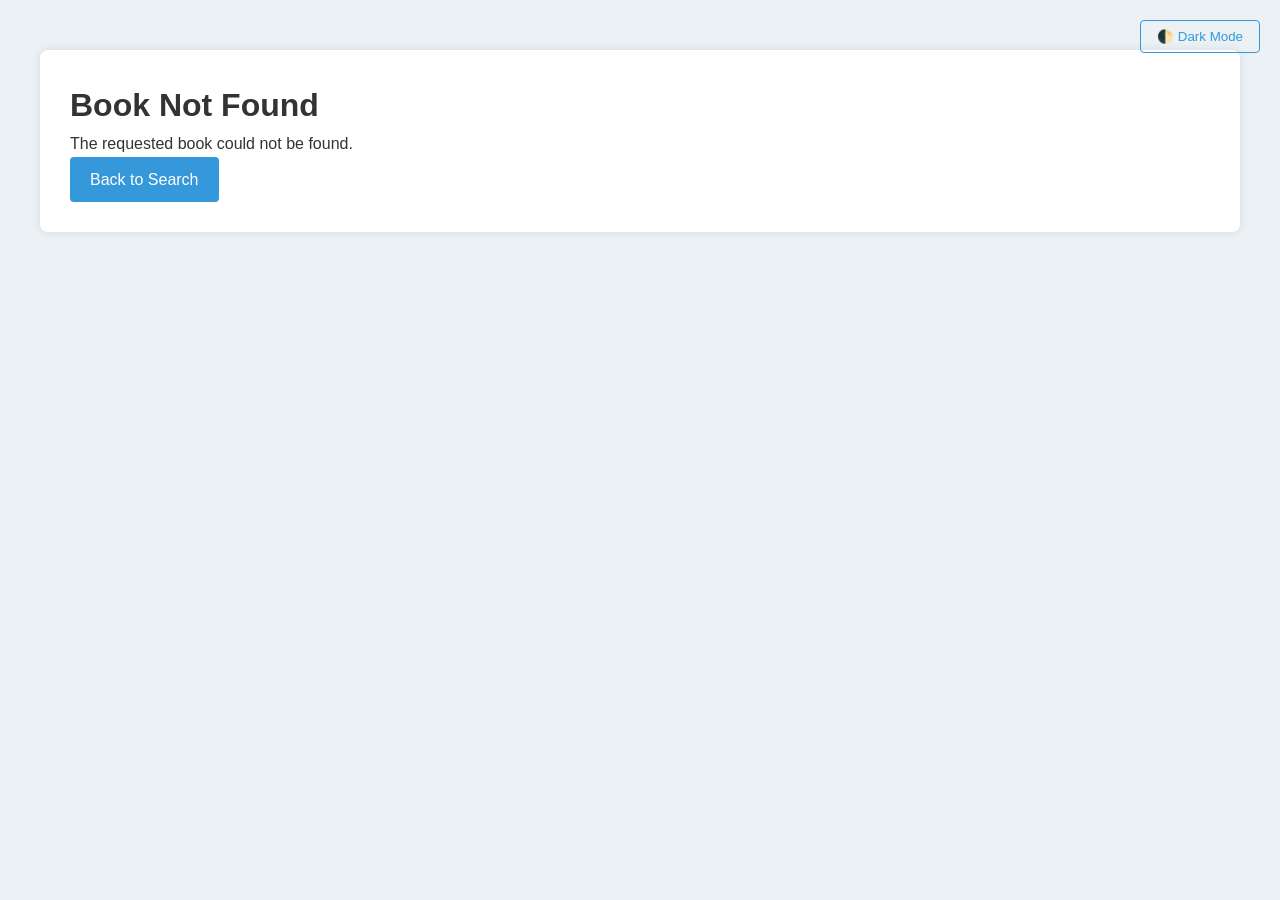
<file: book-details.html>
<!DOCTYPE html>
<html lang="en">
<head>
    <meta charset="UTF-8">
    <meta name="viewport" content="width=device-width, initial-scale=1.0">
    <title>Book Details</title>
    <style>
        * {
            margin: 0;
            padding: 0;
            box-sizing: border-box;
            font-family: 'Arial', sans-serif;
        }
        body {
            background-color: #ebf1f5;
            color: #333;
            line-height: 1.6;
            padding: 20px;
        }
        .book-container {
            max-width: 1200px;
            margin: 30px auto;
            background: white;
            padding: 30px;
            border-radius: 8px;
            box-shadow: 0 0 10px rgba(0,0,0,0.1);
        }
        .book-header {
            display: flex;
            margin-bottom: 30px;
        }
        .book-cover {
            width: 200px;
            height: 300px;
            background-color: #eee;
            margin-right: 30px;
            display: flex;
            align-items: center;
            justify-content: center;
            color: #999;
            font-size: 14px;
        }
        .book-info h1 {
            margin-bottom: 10px;
            color: #2c3e50;
        }
        .book-info h2 {
            margin-bottom: 20px;
            font-size: 20px;
            color: #7f8c8d;
        }
        .book-meta {
            display: flex;
            margin-bottom: 20px;
        }
        .book-meta div {
            margin-right: 20px;
        }
        .book-meta strong {
            display: block;
            color: #7f8c8d;
            font-size: 14px;
        }
        .book-description {
            margin-bottom: 20px;
            line-height: 1.8;
        }
        .action-buttons {
            display: flex;
            gap: 10px;
            margin-top: 20px;
        }
        .back-button, .read-more-button {
            display: inline-block;
            padding: 10px 20px;
            color: white;
            text-decoration: none;
            border-radius: 4px;
            cursor: pointer;
            border: none;
            transition: background-color 0.3s;
        }
        .back-button {
            background-color: #3498db;
        }
        .back-button:hover {
            background-color: #2980b9;
        }
        .read-more-button {
            background-color: #2ecc71;
        }
        .read-more-button:hover {
            background-color: #27ae60;
        }

        .read-more-button:disabled {
            background-color: #95a5a6 !important;
            cursor: not-allowed !important;
        }
        .download-button {
            background-color: #e74c3c;
            color: white;
            padding: 10px 20px;
            border-radius: 4px;
            cursor: pointer;
            border: none;
            transition: background-color 0.3s;
        }

        .download-button:hover {
            background-color: #c0392b;
        }

        .download-button:disabled {
            background-color: #95a5a6 !important;
            cursor: not-allowed !important;
        }

        /* Dark mode styles for download button */
        body.dark-mode .download-button {
            background-color: #c0392b;
        }

        body.dark-mode .download-button:hover {
            background-color: #a5281b;
        }.download-button {
            background-color: #e74c3c;
            color: white;
            padding: 10px 20px;
            border-radius: 4px;
            cursor: pointer;
            border: none;
            transition: background-color 0.3s;
        }

        .download-button:hover {
            background-color: #c0392b;
        }

        .download-button:disabled {
            background-color: #95a5a6 !important;
            cursor: not-allowed !important;
        }

        /* Dark mode styles for download button */
        body.dark-mode .download-button {
            background-color: #c0392b;
        }

        body.dark-mode .download-button:hover {
            background-color: #a5281b;
        }

        /* Dark mode styles */
        body.dark-mode {
            background-color: #121212;
            color: #f5f5f5;
        }
        body.dark-mode .book-container {
            background-color: #1e1e1e;
            color: #f5f5f5;
            box-shadow: 0 0 10px rgba(255, 255, 255, 0.1);
        }
        body.dark-mode .book-info h1,
        body.dark-mode .book-info h2 {
            color: #f5f5f5;
        }
        body.dark-mode .book-meta strong {
            color: #b0b0b0;
        }
        body.dark-mode .book-cover {
            background-color: #333;
            color: #b0b0b0;
        }
    </style>
</head>
<body>
    <div class="book-container">
        <div class="book-header">
            <div class="book-cover" id="bookCover">
                <!-- Book cover image will be inserted here -->
            </div>
            <div class="book-info">
                <h1 id="bookTitle">Book Title</h1>
                <h2 id="bookAuthor">Author Name</h2>
                <div class="book-meta">
                    <div>
                        <strong>Genre</strong>
                        <span id="bookGenre">Genre</span>
                    </div>
                    <div>
                        <strong>Year</strong>
                        <span id="bookYear">Year</span>
                    </div>
                    <div>
                        <strong>Pages</strong>
                        <span id="bookPages">Pages</span>
                    </div>
                </div>
                <div class="book-description" id="bookDescription">
                    Book description will appear here...
                </div>
                <div class="action-buttons">
                    <button class="read-more-button" id="readMoreButton">Read More on Wikipedia</button>
                    <button class="download-button" id="downloadButton">Download PDF</button>
                    <a href="home.html" class="back-button">Back to Search</a>

                </div>
            </div>
        </div>
    </div>

    <script>
    document.addEventListener('DOMContentLoaded', function() {
    // Get book ID from URL
    const urlParams = new URLSearchParams(window.location.search);
    const bookId = urlParams.get('id');
    
    // Retrieve books from localStorage
    const books = JSON.parse(localStorage.getItem('books'));
    
    // Find the selected book
    const book = books.find(b => b.id == bookId);
    
    if (book) {
        // Display book details
        document.getElementById('bookTitle').textContent = book.title;
        document.getElementById('bookAuthor').textContent = `by ${book.author}`;
        document.getElementById('bookGenre').textContent = book.genre;
        document.getElementById('bookYear').textContent = book.year;
        document.getElementById('bookPages').textContent = book.pages;
        document.getElementById('bookDescription').textContent = book.description;
        
        // Set cover image
        const cover = document.getElementById('bookCover');
        if (book.cover) {
            cover.style.backgroundImage = `url('images/${book.cover}')`;
            cover.style.backgroundSize = 'cover';
            cover.style.backgroundPosition = 'center';
            cover.textContent = '';
        } else {
            cover.textContent = 'No cover available';
        }

        // Set up Wikipedia link
        const readMoreButton = document.getElementById('readMoreButton');
        if (book.wikipedia) {
            readMoreButton.addEventListener('click', function() {
                window.open(book.wikipedia, '_blank');
            });
        } else {
            readMoreButton.disabled = true;
            readMoreButton.textContent = 'Wikipedia Info Not Available';
        }

        // Set up Download PDF button
        const downloadButton = document.getElementById('downloadButton');
        if (book.download) {
            downloadButton.addEventListener('click', function() {
                // Fix any URL formatting issues
                const downloadUrl = book.download.replace(/\\/g, '/');
                window.open(downloadUrl, '_blank');
            });
        } else {
            downloadButton.disabled = true;
            downloadButton.textContent = 'PDF Not Available';
        }
    } else {
        // Book not found
        document.querySelector('.book-container').innerHTML = `
            <h1>Book Not Found</h1>
            <p>The requested book could not be found.</p>
            <a href="index.html" class="back-button">Back to Search</a>
        `;
    }

});
        // Dark mode toggle for book details page
        const darkModeToggle = document.createElement('button');
        darkModeToggle.id = 'darkModeToggle';
        darkModeToggle.textContent = '🌓 Dark Mode';
        darkModeToggle.style.position = 'fixed';
        darkModeToggle.style.top = '20px';
        darkModeToggle.style.right = '20px';
        darkModeToggle.style.padding = '8px 16px';
        darkModeToggle.style.borderRadius = '4px';
        darkModeToggle.style.border = '1px solid #3498db';
        darkModeToggle.style.backgroundColor = 'transparent';
        darkModeToggle.style.color = '#3498db';
        darkModeToggle.style.cursor = 'pointer';
        darkModeToggle.style.zIndex = '1000';

        document.body.appendChild(darkModeToggle);

        // Check for saved user preference
        const currentTheme = localStorage.getItem('theme');
        if (currentTheme === 'dark') {
            document.body.classList.add('dark-mode');
            darkModeToggle.textContent = '☀️ Light Mode';
        }

        // Toggle dark mode
        darkModeToggle.addEventListener('click', function() {
            const isDarkMode = document.body.classList.toggle('dark-mode');
            if (isDarkMode) {
                darkModeToggle.textContent = '☀️ Light Mode';
                localStorage.setItem('theme', 'dark');
            } else {
                darkModeToggle.textContent = '🌓 Dark Mode';
                localStorage.setItem('theme', 'light');
            }
        });
    </script>
</body>
</html>
</file>
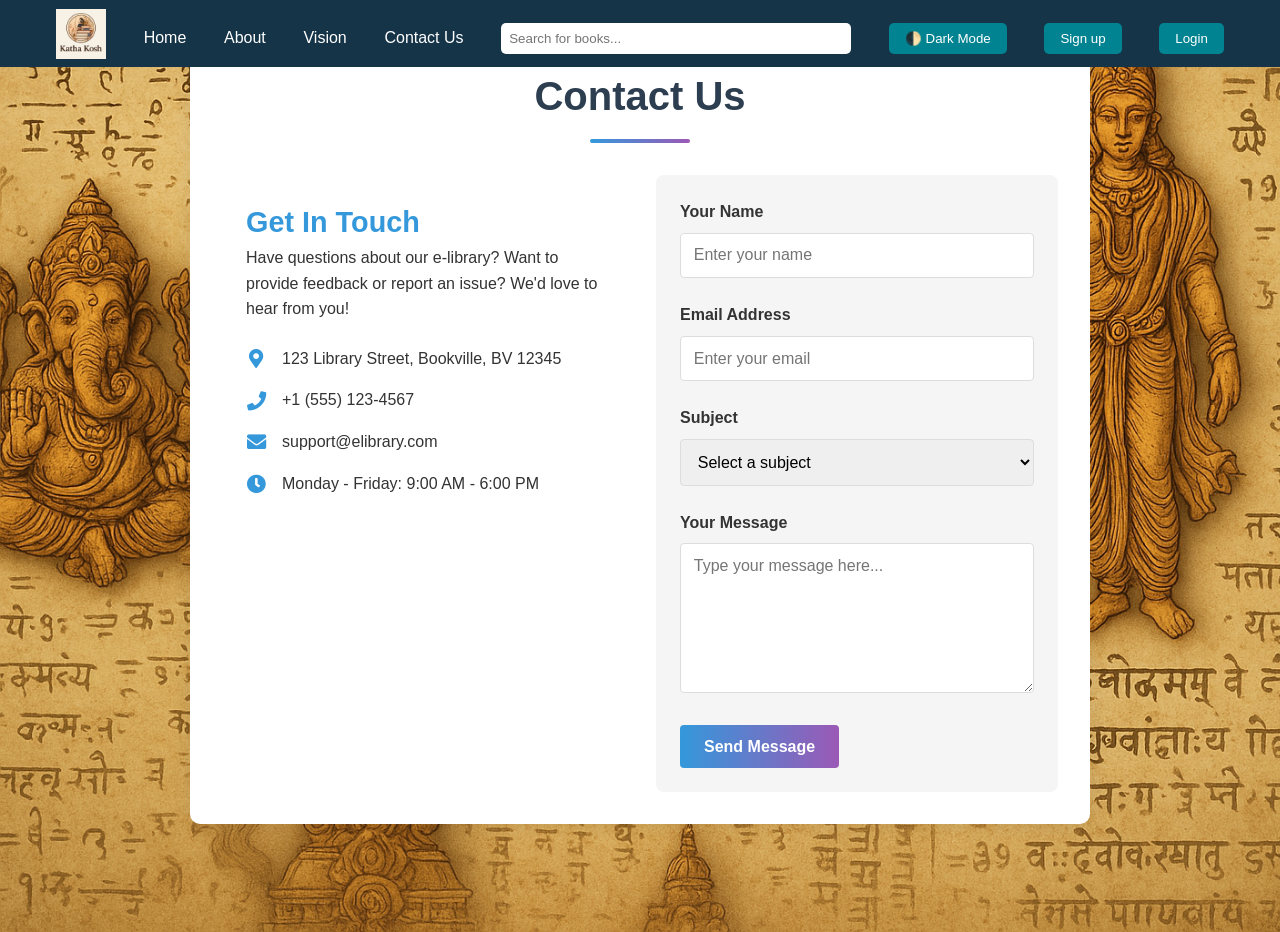
<file: contact.html>
<!DOCTYPE html>
<html lang="en">
<head>
    <meta charset="UTF-8">
    <meta name="viewport" content="width=device-width, initial-scale=1.0">
    <title>Contact Us - E-Library</title>
    <link rel="stylesheet" href="home.css">
    <style>
        /* Consistent with about.html and vision.html styling */
        body {
            font-family: 'Segoe UI', Tahoma, Geneva, Verdana, sans-serif;
            line-height: 1.6;
            color: #333;
            background-color: #f9f9f9;
            margin: 0;
            padding: 0;
            transition: all 0.3s ease;
        }

        body.dark-mode {
            background-color: #222;
            color: #f0f0f0;
        }

        main {
            max-width: 900px;
            margin: 2rem auto;
            padding: 2rem;
            background-color: white;
            border-radius: 10px;
            box-shadow: 0 0 20px rgba(0, 0, 0, 0.1);
        }

        body.dark-mode main {
            background-color: #333;
            box-shadow: 0 0 20px rgba(0, 0, 0, 0.3);
        }

        h1 {
            color: #2c3e50;
            text-align: center;
            margin-bottom: 2rem;
            font-size: 2.5rem;
            position: relative;
            padding-bottom: 15px;
        }

        h1::after {
            content: '';
            position: absolute;
            bottom: 0;
            left: 50%;
            transform: translateX(-50%);
            width: 100px;
            height: 4px;
            background: linear-gradient(90deg, #3498db, #9b59b6);
            border-radius: 2px;
        }

        body.dark-mode h1 {
            color: #f0f0f0;
        }

        .contact-container {
            display: grid;
            grid-template-columns: 1fr 1fr;
            gap: 2rem;
        }

        .contact-info {
            padding: 1.5rem;
        }

        .contact-info h2 {
            color: #3498db;
            margin-top: 0;
            font-size: 1.8rem;
        }

        body.dark-mode .contact-info h2 {
            color: #9b59b6;
        }

        .contact-info p {
            margin-bottom: 1.5rem;
        }

        .info-item {
            display: flex;
            align-items: center;
            margin-bottom: 1rem;
        }

        .info-item i {
            margin-right: 1rem;
            color: #3498db;
            font-size: 1.2rem;
            width: 20px;
            text-align: center;
        }

        body.dark-mode .info-item i {
            color: #9b59b6;
        }

        .contact-form {
            padding: 1.5rem;
            background: #f5f5f5;
            border-radius: 8px;
        }

        body.dark-mode .contact-form {
            background: #444;
        }

        .form-group {
            margin-bottom: 1.5rem;
        }

        .form-group label {
            display: block;
            margin-bottom: 0.5rem;
            font-weight: 600;
        }

        .form-control {
            width: 100%;
            padding: 0.8rem;
            border: 1px solid #ddd;
            border-radius: 4px;
            font-family: inherit;
            font-size: 1rem;
            transition: border 0.3s ease;
        }

        body.dark-mode .form-control {
            background-color: #555;
            border-color: #666;
            color: #f0f0f0;
        }

        .form-control:focus {
            outline: none;
            border-color: #3498db;
            box-shadow: 0 0 0 2px rgba(52, 152, 219, 0.2);
        }

        body.dark-mode .form-control:focus {
            border-color: #9b59b6;
            box-shadow: 0 0 0 2px rgba(155, 89, 182, 0.2);
        }

        textarea.form-control {
            min-height: 150px;
            resize: vertical;
        }

        .submit-btn {
            background: linear-gradient(90deg, #3498db, #9b59b6);
            color: white;
            border: none;
            padding: 0.8rem 1.5rem;
            border-radius: 4px;
            cursor: pointer;
            font-size: 1rem;
            font-weight: 600;
            transition: all 0.3s ease;
        }

        .submit-btn:hover {
            transform: translateY(-2px);
            box-shadow: 0 5px 15px rgba(0, 0, 0, 0.1);
        }

        body.dark-mode .submit-btn:hover {
            box-shadow: 0 5px 15px rgba(0, 0, 0, 0.3);
        }

        @media (max-width: 768px) {
            main {
                padding: 1.5rem;
                margin: 1rem;
            }

            h1 {
                font-size: 2rem;
            }

            .contact-container {
                grid-template-columns: 1fr;
            }
        }
        .logo img {
    height: 50px;
    width: auto;
    transition: transform 0.3s;
}

.logo img:hover {
    transform: scale(1.05);
}
    </style>
    <link rel="stylesheet" href="https://cdnjs.cloudflare.com/ajax/libs/font-awesome/5.15.3/css/all.min.css">
</head>
<body>
    <header>
        <nav>
            <ul>
                <li class="logo"><a href="home.html"><img src="images/logo.png" alt="E-Library Logo"></a></li>
                <li><a href="home.html">Home</a></li>
                <li><a href="about.html">About</a></li>
                <li><a href="vision.html">Vision</a></li>
                <li><a href="contact.html">Contact Us</a></li>
                <li><input type="text" placeholder="Search for books..."></li>
                <li><button id="darkModeToggle">🌓 Dark Mode</button></li>
                <li><a href="signup.html"><button>Sign up </button></a></li>
                <li><a href="login.html"><button>Login</button></a></li>            </ul>
        </nav>
    </header>
    
    <main>
        <h1>Contact Us</h1>
        
        <div class="contact-container">
            <div class="contact-info">
                <h2>Get In Touch</h2>
                <p>Have questions about our e-library? Want to provide feedback or report an issue? We'd love to hear from you!</p>
                
                <div class="info-item">
                    <i class="fas fa-map-marker-alt"></i>
                    <span>123 Library Street, Bookville, BV 12345</span>
                </div>
                
                <div class="info-item">
                    <i class="fas fa-phone"></i>
                    <span>+1 (555) 123-4567</span>
                </div>
                
                <div class="info-item">
                    <i class="fas fa-envelope"></i>
                    <span>support@elibrary.com</span>
                </div>
                
                <div class="info-item">
                    <i class="fas fa-clock"></i>
                    <span>Monday - Friday: 9:00 AM - 6:00 PM</span>
                </div>
            </div>
            
            <div class="contact-form">
                <form id="contactForm">
                    <div class="form-group">
                        <label for="name">Your Name</label>
                        <input type="text" id="name" class="form-control" placeholder="Enter your name" required>
                    </div>
                    
                    <div class="form-group">
                        <label for="email">Email Address</label>
                        <input type="email" id="email" class="form-control" placeholder="Enter your email" required>
                    </div>
                    
                    <div class="form-group">
                        <label for="subject">Subject</label>
                        <select id="subject" class="form-control" required>
                            <option value="" disabled selected>Select a subject</option>
                            <option value="general">General Inquiry</option>
                            <option value="technical">Technical Support</option>
                            <option value="feedback">Feedback/Suggestions</option>
                            <option value="partnership">Partnership Opportunities</option>
                            <option value="other">Other</option>
                        </select>
                    </div>
                    
                    <div class="form-group">
                        <label for="message">Your Message</label>
                        <textarea id="message" class="form-control" placeholder="Type your message here..." required></textarea>
                    </div>
                    
                    <button type="submit" class="submit-btn">Send Message</button>
                </form>
            </div>
        </div>
    </main>

    <script src="home.js"></script>
    <script>
        // Dark mode functionality
        const darkModeToggle = document.getElementById('darkModeToggle');
        const body = document.body;
        
        if (localStorage.getItem('darkMode') === 'enabled') {
            body.classList.add('dark-mode');
        }
        
        darkModeToggle.addEventListener('click', function() {
            body.classList.toggle('dark-mode');
            
            if (body.classList.contains('dark-mode')) {
                localStorage.setItem('darkMode', 'enabled');
            } else {
                localStorage.setItem('darkMode', 'disabled');
            }
        });

        // Form submission handling
        document.getElementById('contactForm').addEventListener('submit', function(e) {
            e.preventDefault();
            
            // Get form values
            const name = document.getElementById('name').value;
            const email = document.getElementById('email').value;
            const subject = document.getElementById('subject').value;
            const message = document.getElementById('message').value;
            
            // Here you would typically send the data to a server
            console.log('Form submitted:', { name, email, subject, message });
            
            // Show success message (in a real app, you'd want something more user-friendly)
            alert('Thank you for your message! We will get back to you soon.');
            
            // Reset the form
            this.reset();
        });
    </script>
</body>
</html>
</file>
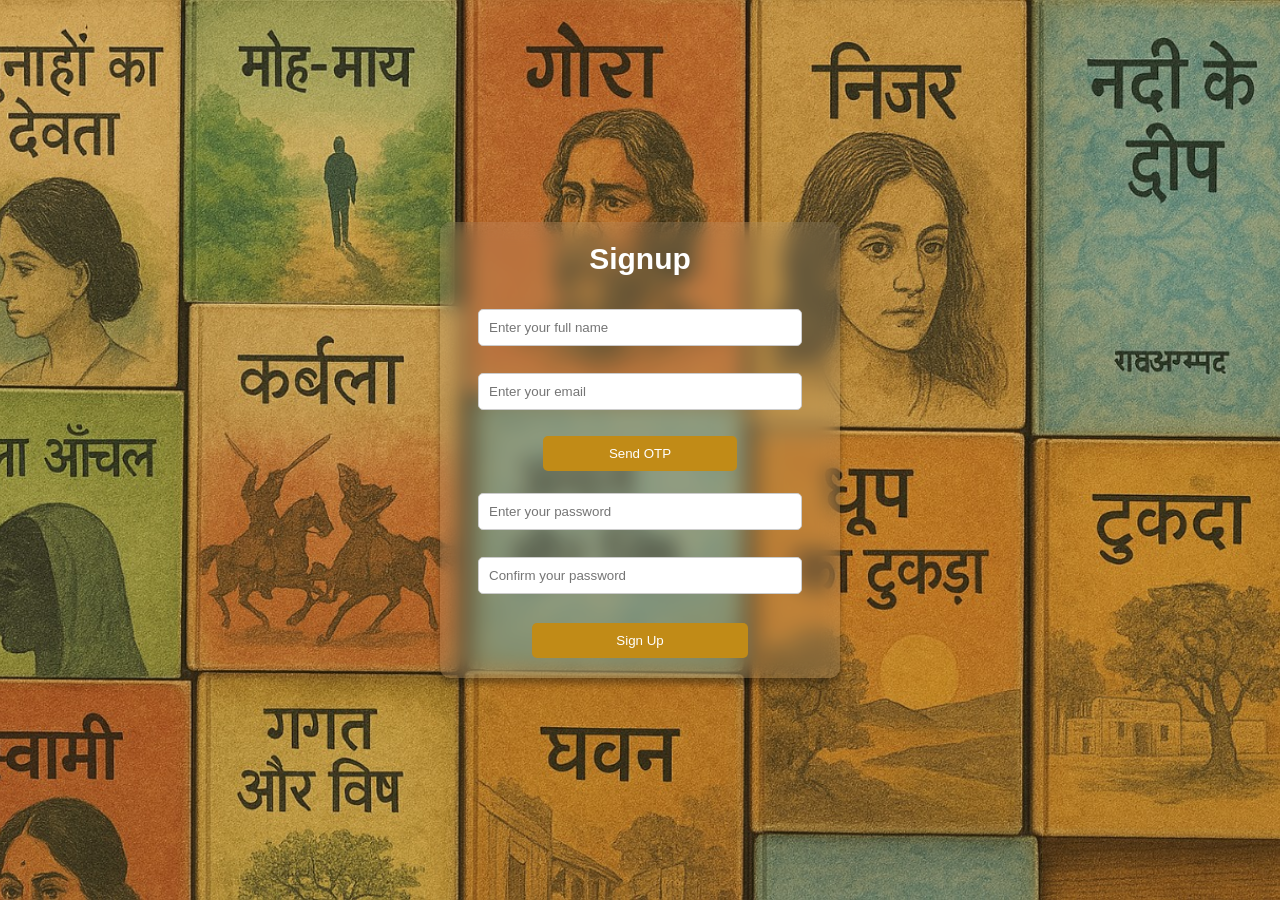
<file: first.html>
<!DOCTYPE html>
<html lang="en">
  <head>
    <meta charset="UTF-8" />
    <meta name="viewport" content="width=device-width, initial-scale=1.0" />
    <title>Signup Form</title>
    <!-- <link rel="stylesheet" href="login.css"> -->
    <style>
      * {
        margin: 0;
        padding: 0;
        box-sizing: border-box;
      }

      html,
      body {
        width: 100%;
        height: 100%;
        font-family: Arial, sans-serif;
        text-align: center;
        /* background-color: #f9f5ed; */
        color: #ffffff;
        transition: background 0.3s, color 0.3s;
        background: url("images/back_img.jpg") no-repeat center center fixed;
        background-size: cover;
      }

      .glass-container {
        width: 100%;
        height: 100%;
        display: flex;
        justify-content: center;
        align-items: center;
      }

      #login-section {
        background: white;
        padding: 20px;
        border-radius: 10px;
        box-shadow: 0px 0px 10px rgba(0, 0, 0, 0.1);
        display: flex;
        flex-direction: column;
        align-items: center;
        width: 400px;
        height: auto;
        gap: 15px;
        position: relative;
        backdrop-filter: blur(10px);
        background: rgba(255, 255, 255, 0.089);
        box-shadow: 0 6px 6px rgba(0, 0, 0, 0.325);
      }

      #login-section h2 {
        margin-bottom: 10px;
        font-size: 30px;
      }

      input {
        margin: 8px 0;
        padding: 10px;
        width: 90%;
        border: 1px solid #ccc;
        border-radius: 5px;
      }

      button {
        margin-top: 10px;
        padding: 10px;
        width: 60%;
        border: none;
        background-color: #c18b17;
        color: white;
        cursor: pointer;
        border-radius: 5px;
      }

      button:hover {
        background-color: #96d809;
      }

      .otp-container {
        display: none;
        flex-direction: row;
        align-items: center;
        justify-content: space-between;
        width: 90%;
      }

      .otp-input {
        width: 70%;
      }

      .verify-btn {
        width: 26%;
        background-color: #c18b17;
      }

      .verify-btn:hover {
        background-color: #008000;
      }

      /* .form-row {
        width: 100%;
        display: flex;
        flex-direction: column;
        justify-content: space-between;
        align-items: center;
        gap: 8px;
      } */
      .form-row {
        width: 90%;
        display: flex;
        flex-direction: column; /* changed from row */
        align-items: center; /* aligns items to the left for a form-like look */
        gap: 8px; /* spacing between email input and button */
      }
      .email-input{
        width: 100%;
      }
      .send-otp-btn {
        width: 60%;
      }

      .error {
        color: #ff6666;
        font-size: 12px;
        text-align: left;
        width: 90%;
        display: block;
        margin-top: -5px;
      }

      #signupForm {
        width: 100%;
        display: flex;
        flex-direction: column;
        align-items: center;
        gap: 8px;
      }

      .toast {
        position: fixed;
        top: 20px;
        right: 20px;
        padding: 15px;
        background-color: rgba(0, 0, 0, 0.7);
        color: white;
        border-radius: 5px;
        max-width: 300px;
        z-index: 1000;
        display: none;
      }

      .toast-title {
        font-weight: bold;
        margin-bottom: 5px;
      }
    </style>
  </head>
  <body>
    <div class="glass-container">
      <section id="login-section">
        <h2>Signup</h2>
        <form id="signupForm">
          <input type="text" id="fullName" placeholder="Enter your full name" />
          <span id="fullNameError" class="error"></span>

          <div class="form-row">
            <input
              type="email"
              id="email"
              placeholder="Enter your email"
              class="email-input"
            />
            <button type="button" id="sendOtpBtn" class="send-otp-btn">
              Send OTP
            </button>
          </div>
          <span id="emailError" class="error"></span>

          <div class="otp-container" id="otpContainer">
            <input
              type="text"
              id="otp"
              placeholder="Enter OTP sent to your email"
              maxlength="6"
              class="otp-input"
            />
            <button type="button" id="verifyOtpBtn" class="verify-btn">
              Verify
            </button>
          </div>
          <span id="otpError" class="error"></span>

          <input
            type="password"
            id="password"
            placeholder="Enter your password"
          />
          <span id="passwordError" class="error"></span>

          <input
            type="password"
            id="confirmPassword"
            placeholder="Confirm your password"
          />
          <span id="confirmPasswordError" class="error"></span>

          <button type="submit" class="submit-btn">Sign Up</button>
        </form>
      </section>
    </div>

    <div class="toast" id="toast">
      <div class="toast-title" id="toastTitle"></div>
      <div class="toast-description" id="toastDescription"></div>
    </div>

    <script>
      document.addEventListener("DOMContentLoaded", function () {
        const fullNameInput = document.getElementById("fullName");
        const emailInput = document.getElementById("email");
        const passwordInput = document.getElementById("password");
        const confirmPasswordInput = document.getElementById("confirmPassword");
        const otpInput = document.getElementById("otp");
        const sendOtpBtn = document.getElementById("sendOtpBtn");
        const verifyOtpBtn = document.getElementById("verifyOtpBtn");
        const otpContainer = document.getElementById("otpContainer");
        const signupForm = document.getElementById("signupForm");

        // Error spans
        const fullNameError = document.getElementById("fullNameError");
        const emailError = document.getElementById("emailError");
        const passwordError = document.getElementById("passwordError");
        const confirmPasswordError = document.getElementById(
          "confirmPasswordError"
        );
        const otpError = document.getElementById("otpError");

        // Toast elements
        const toast = document.getElementById("toast");
        const toastTitle = document.getElementById("toastTitle");
        const toastDescription = document.getElementById("toastDescription");

        // OTP verification state
        let generatedOtp = "";
        let isOtpVerified = false;

        // Show toast function
        function showToast(title, description, duration = 3000) {
          toastTitle.textContent = title;
          toastDescription.textContent = description;
          toast.style.display = "block";

          setTimeout(() => {
            toast.style.display = "none";
          }, duration);
        }

        // Validate email function
        function validateEmail(email) {
          const re = /^[^\s@]+@[^\s@]+\.[^\s@]+$/;
          return re.test(email);
        }

        // Send OTP button click handler
        sendOtpBtn.addEventListener("click", function () {
          // Validate email first
          if (!emailInput.value) {
            emailError.textContent = "Email is required";
            return;
          }

          if (!validateEmail(emailInput.value)) {
            emailError.textContent = "Please enter a valid email";
            return;
          }

          // Clear previous errors
          emailError.textContent = "";

          // Disable the button and show loading state
          sendOtpBtn.disabled = true;
          sendOtpBtn.textContent = "Sending...";

          // Generate a 6-digit OTP
          generatedOtp = Math.floor(100000 + Math.random() * 900000).toString();

          // Simulate sending the OTP (in a real app, this would call a backend API)
          setTimeout(() => {
            sendOtpBtn.disabled = false;
            sendOtpBtn.textContent = "Send OTP";
            otpContainer.style.display = "flex";

            showToast(
              "OTP Sent!",
              `We've sent an OTP to ${emailInput.value}. For demo purposes, your OTP is: ${generatedOtp}`
            );

            console.log("Generated OTP:", generatedOtp);
          }, 1500);
        });

        // Verify OTP button click handler
        verifyOtpBtn.addEventListener("click", function () {
          if (!otpInput.value) {
            otpError.textContent = "Please enter the OTP";
            return;
          }

          if (otpInput.value === generatedOtp) {
            isOtpVerified = true;
            otpError.textContent = "";
            verifyOtpBtn.textContent = "✓";
            verifyOtpBtn.style.backgroundColor = "#4CAF50";
            verifyOtpBtn.disabled = true;
            sendOtpBtn.textContent = "Verified";
            sendOtpBtn.disabled = true;
            otpInput.disabled = true;

            showToast(
              "OTP Verified!",
              "Your email has been verified successfully."
            );
          } else {
            otpError.textContent = "Invalid OTP, please try again";
          }
        });

        // Form submission handler
        signupForm.addEventListener("submit", function (e) {
          e.preventDefault();

          // Reset all errors
          fullNameError.textContent = "";
          emailError.textContent = "";
          passwordError.textContent = "";
          confirmPasswordError.textContent = "";
          otpError.textContent = "";

          // Basic form validation
          let isValid = true;

          if (!fullNameInput.value) {
            fullNameError.textContent = "Full name is required";
            isValid = false;
          }

          if (!emailInput.value) {
            emailError.textContent = "Email is required";
            isValid = false;
          } else if (!validateEmail(emailInput.value)) {
            emailError.textContent = "Please enter a valid email";
            isValid = false;
          }

          if (!passwordInput.value) {
            passwordError.textContent = "Password is required";
            isValid = false;
          } else if (passwordInput.value.length < 8) {
            passwordError.textContent =
              "Password must be at least 8 characters";
            isValid = false;
          }

          if (!confirmPasswordInput.value) {
            confirmPasswordError.textContent = "Please confirm your password";
            isValid = false;
          } else if (passwordInput.value !== confirmPasswordInput.value) {
            confirmPasswordError.textContent = "Passwords do not match";
            isValid = false;
          }

          if (!isOtpVerified) {
            showToast(
              "Email not verified",
              "Please verify your email with OTP before signing up",
              5000
            );
            return;
          }

          if (isValid) {
            // In a real application, you would send this data to your backend
            console.log("Form submitted:", {
              fullName: fullNameInput.value,
              email: emailInput.value,
              password: passwordInput.value,
            });

            showToast(
              "Account created!",
              "Your account has been created successfully."
            );

            // Reset form
            signupForm.reset();
            otpContainer.style.display = "none";
            isOtpVerified = false;
            verifyOtpBtn.textContent = "Verify";
            verifyOtpBtn.style.backgroundColor = "#006400";
            verifyOtpBtn.disabled = false;
            sendOtpBtn.textContent = "Send OTP";
            sendOtpBtn.disabled = false;
            otpInput.disabled = false;
          }
        });
      });
      //       initEmailJS('_bTqRLCLajiXdZSDJ');
      //       const response = await emailjs.send(
      //   'service_prn53sx', // Replace with your EmailJS service ID from Email Services
      //   'template_shdbsjq', // Replace with your EmailJS template ID from Email Templates
      //   templateParams
      // );
    </script>
  </body>
</html>
</file>
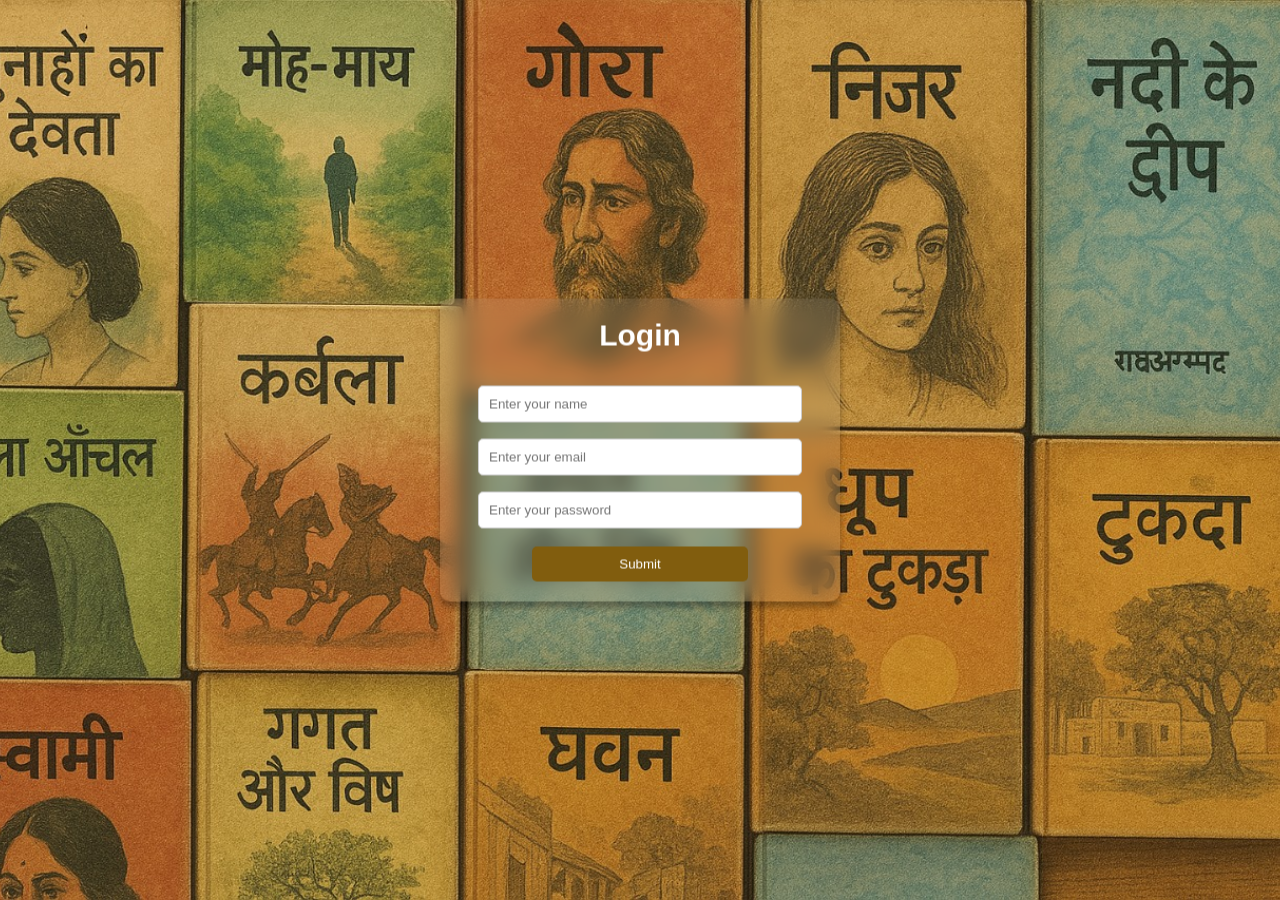
<file: login.html>
<!DOCTYPE html>
<html lang="en">
  <head>
    <meta charset="UTF-8" />
    <meta name="viewport" content="width=device-width, initial-scale=1.0" />
    <title>Login form</title>

    <link rel="stylesheet" href="login.css">
  </head>
  <body>
    <div class="glass-container">
      <section id="login-section">
        <h2>Login</h2>
        <form id="loginForm">
          <input type="text" id="username" placeholder="Enter your name" />
          <span id="usernameError" class="error"></span>
       

          <input type="email" id="email" placeholder="Enter your email" />
          <span id="emailError" class="error"></span>

          <input
            type="password"
            id="password"
            placeholder="Enter your password"
          />
          <span id="passwordError" class="error"></span>

          <button type="submit"><a href="home.html">Submit</a></button>
        </form>
      </section>
     
    </div>
    <script src="login.js"> </script>
  </body>
</html>
</file>
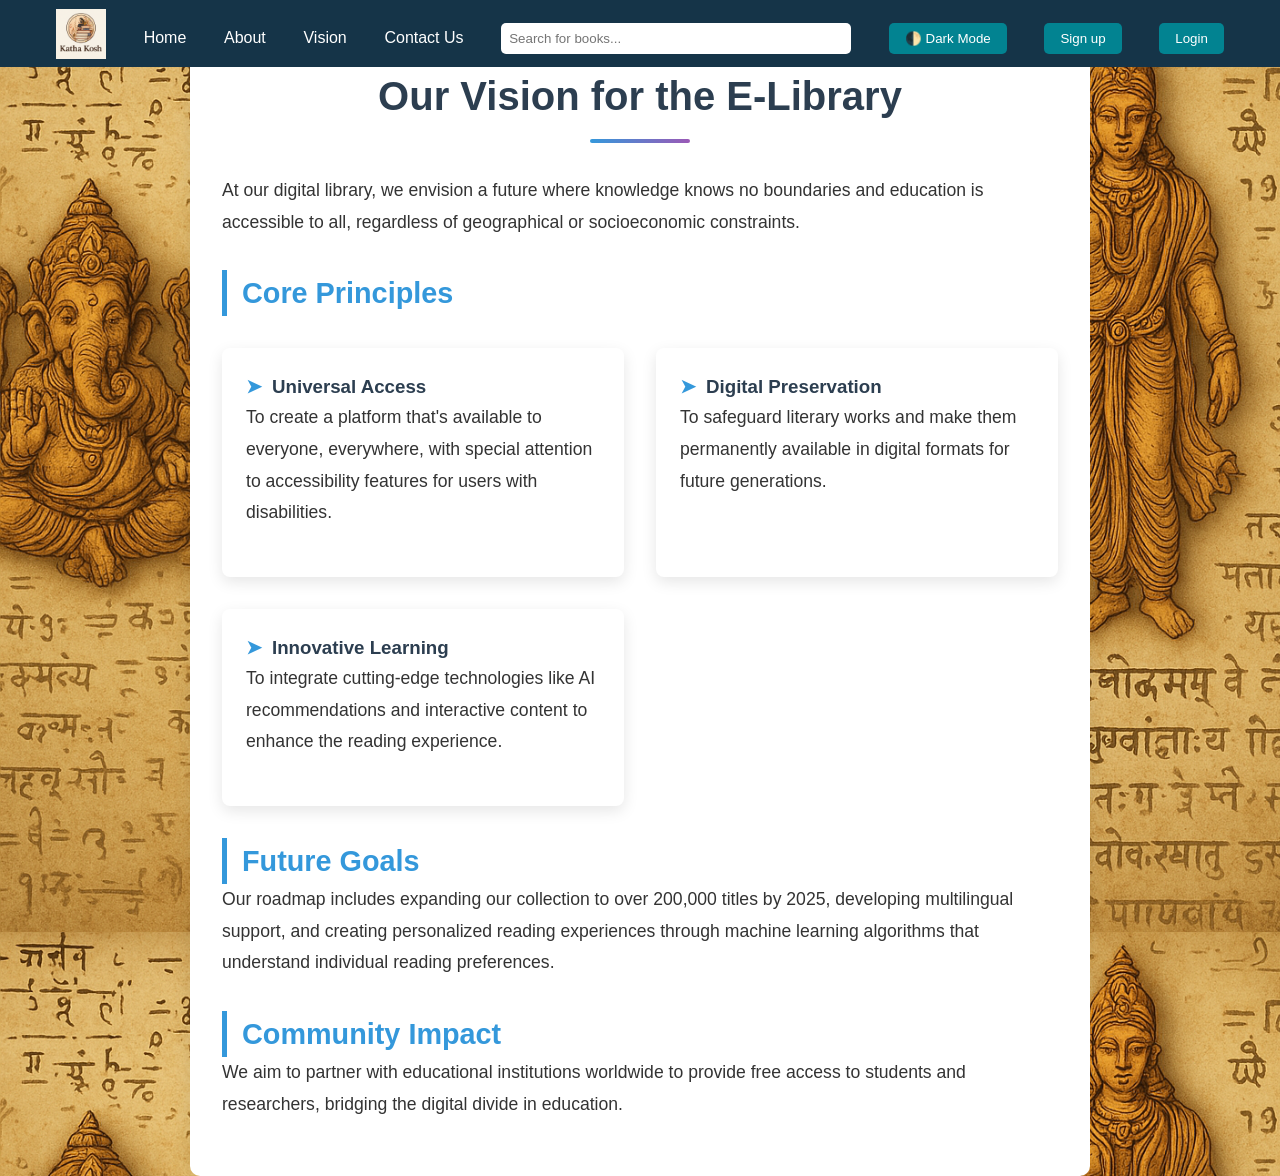
<file: vision.html>
<!DOCTYPE html>
<html lang="en">
<head>
    <meta charset="UTF-8">
    <meta name="viewport" content="width=device-width, initial-scale=1.0">
    <title>Our Vision - E-Library</title>
    <link rel="stylesheet" href="home.css">
    <style>
        /* Consistent with about.html styling */
        body {
            font-family: 'Segoe UI', Tahoma, Geneva, Verdana, sans-serif;
            line-height: 1.6;
            color: #333;
            background-color: #f9f9f9;
            margin: 0;
            padding: 0;
            transition: all 0.3s ease;
        }

        body.dark-mode {
            background-color: #222;
            color: #f0f0f0;
        }

        main {
            max-width: 900px;
            margin: 2rem auto;
            padding: 2rem;
            background-color: white;
            border-radius: 10px;
            box-shadow: 0 0 20px rgba(0, 0, 0, 0.1);
        }

        body.dark-mode main {
            background-color: #333;
            box-shadow: 0 0 20px rgba(0, 0, 0, 0.3);
        }

        h1 {
            color: #2c3e50;
            text-align: center;
            margin-bottom: 2rem;
            font-size: 2.5rem;
            position: relative;
            padding-bottom: 15px;
        }

        h1::after {
            content: '';
            position: absolute;
            bottom: 0;
            left: 50%;
            transform: translateX(-50%);
            width: 100px;
            height: 4px;
            background: linear-gradient(90deg, #3498db, #9b59b6);
            border-radius: 2px;
        }

        body.dark-mode h1 {
            color: #f0f0f0;
        }

        h2 {
            color: #3498db;
            margin-top: 2rem;
            font-size: 1.8rem;
            border-left: 5px solid #3498db;
            padding-left: 15px;
        }

        body.dark-mode h2 {
            color: #9b59b6;
            border-left-color: #9b59b6;
        }

        p {
            line-height: 1.8;
            margin-bottom: 1.5rem;
            font-size: 1.1rem;
        }

        .vision-points {
            display: grid;
            grid-template-columns: repeat(auto-fit, minmax(300px, 1fr));
            gap: 2rem;
            margin-top: 2rem;
        }

        .vision-card {
            background: white;
            padding: 1.5rem;
            border-radius: 8px;
            box-shadow: 0 5px 15px rgba(0, 0, 0, 0.1);
            transition: transform 0.3s ease;
        }

        body.dark-mode .vision-card {
            background: #444;
            box-shadow: 0 5px 15px rgba(0, 0, 0, 0.2);
        }

        .vision-card:hover {
            transform: translateY(-5px);
        }

        .vision-card h3 {
            color: #2c3e50;
            margin-top: 0;
            display: flex;
            align-items: center;
        }

        body.dark-mode .vision-card h3 {
            color: #f0f0f0;
        }

        .vision-card h3::before {
            content: '➤';
            margin-right: 10px;
            color: #3498db;
        }

        body.dark-mode .vision-card h3::before {
            color: #9b59b6;
        }

        @media (max-width: 768px) {
            main {
                padding: 1.5rem;
                margin: 1rem;
            }

            h1 {
                font-size: 2rem;
            }

            h2 {
                font-size: 1.5rem;
            }
        }
        .logo img {
    height: 50px;
    width: auto;
    transition: transform 0.3s;
}

.logo img:hover {
    transform: scale(1.05);
}
    </style>
</head>
<body>
    <header>
        <nav>
            <ul>
                <li class="logo"><a href="home.html"><img src="images/logo.png" alt="E-Library Logo"></a></li>
                <li><a href="home.html">Home</a></li>
                <li><a href="about.html">About</a></li>
                <li><a href="vision.html">Vision</a></li>
                <li><a href="contact.html">Contact Us</a></li>
                <li><input type="text" placeholder="Search for books..."></li>
                <li><button id="darkModeToggle">🌓 Dark Mode</button></li>
                <li><a href="signup.html"><button>Sign up </button></a></li>
                <li><a href="login.html"><button>Login</button></a></li>
            </ul>
        </nav>
    </header>
    
    <main>
        <h1>Our Vision for the E-Library</h1>
        <p>At our digital library, we envision a future where knowledge knows no boundaries and education is accessible to all, regardless of geographical or socioeconomic constraints.</p>
        
        <h2>Core Principles</h2>
        <div class="vision-points">
            <div class="vision-card">
                <h3>Universal Access</h3>
                <p>To create a platform that's available to everyone, everywhere, with special attention to accessibility features for users with disabilities.</p>
            </div>
            <div class="vision-card">
                <h3>Digital Preservation</h3>
                <p>To safeguard literary works and make them permanently available in digital formats for future generations.</p>
            </div>
            <div class="vision-card">
                <h3>Innovative Learning</h3>
                <p>To integrate cutting-edge technologies like AI recommendations and interactive content to enhance the reading experience.</p>
            </div>
        </div>
        
        <h2>Future Goals</h2>
        <p>Our roadmap includes expanding our collection to over 200,000 titles by 2025, developing multilingual support, and creating personalized reading experiences through machine learning algorithms that understand individual reading preferences.</p>
        
        <h2>Community Impact</h2>
        <p>We aim to partner with educational institutions worldwide to provide free access to students and researchers, bridging the digital divide in education.</p>
    </main>

    <script src="home.js"></script>
    <script>
        // Consistent dark mode functionality
        const darkModeToggle = document.getElementById('darkModeToggle');
        const body = document.body;
        
        if (localStorage.getItem('darkMode') === 'enabled') {
            body.classList.add('dark-mode');
        }
        
        darkModeToggle.addEventListener('click', function() {
            body.classList.toggle('dark-mode');
            
            if (body.classList.contains('dark-mode')) {
                localStorage.setItem('darkMode', 'enabled');
            } else {
                localStorage.setItem('darkMode', 'disabled');
            }
        });
    </script>
</body>
</html>
</file>
<file: home.css>
.slider2-container {
    width: 90%;
    max-width: 1000px;
    overflow: hidden;
    white-space: nowrap;
    position: relative;
    background: white;
    padding: 10px;
    border-radius: 10px;
    box-shadow: 0 4px 8px rgba(0, 0, 0, 0.2);
   margin-left: 250px;
   margin-right: 200px;
    
  

}


.topp{
    margin-left: 600px;
}
.slider2 {
    display: flex;
    overflow-x: hidden;
    scroll-behavior: smooth;
    scrollbar-width: none; /* Hide scrollbar for Firefox */
    -ms-overflow-style: none; /* Hide scrollbar for IE and Edge */
    align-items: center;
}

.slider2::-webkit-scrollbar {
    display: none; /* Hide scrollbar for Chrome, Safari, and Opera */
}

.book-card {
    flex: 0 0 auto;
    width: 200px;
    margin: 30px;
    position: relative;
    text-align: center;
    transition: transform 0.3s ease-in-out;
}

.book-card:hover {
    transform: scale(1.1);
}

.book-img {
    width: 100%;
    height: auto;
    border-radius: 10px;
    box-shadow: 0 2px 5px black;
}

.book-info {
    background:black;
    color: white;
    padding: 10px;
    border-radius: 5px;
    font-size: 14px;
    position: absolute;
    bottom: 0;
    width: 100%;
    opacity: 0;
    transition: opacity 0.3s;
}

.book-card:hover .book-info {
    opacity: 1;
}

.wiki-btn {
    display: inline-block;
    margin-top: 5px;
    padding: 5px 10px;
    background: #ff9800;
    color: white;
    text-decoration: none;
    border-radius: 5px;
    font-size: 12px;
}

.wiki-btn:hover {
    background: #e68900;
}

* {
    margin: 0;
    padding: 0;
    box-sizing: border-box;
   
}
body {
    font-family: Arial, sans-serif;
    margin: 0;
    padding: 0;
    height: 100vh;
background-image: url(images/main_back_img.png);
background-size: cover;
    color: var(--text-color);
    line-height: 1.6;
    transition: background-color 0.3s ease, color 0.3s ease;
    
}
:root {
    --bg-color: #ffffff;
    --text-color: #000000;
    --nav-bg: #153448;
    --hero-bg: #DFF3FF;
    --box-bg: #ffffff;
    --box-shadow: 0 2px 4px rgba(0, 0, 0, 0.1);
    --icon-color: #4a6bd6;
    --button-bg: #ff9800;
    --button-hover: #f57c00;
}
/* [data-theme="dark"] {
    --bg-color: #1a1a1a;
    --text-color: #ffffff;
    --nav-bg: #2a2a2a;
    --hero-bg: #2a2a2a;
    --box-bg: #333333;
    --box-shadow: 0 2px 4px rgba(0, 0, 0, 0.3);
    --icon-color: #9FB3DF;
    --button-bg: #ff9800;
    --button-hover: #f57c00;
} */
/* body.dark-mode {
    background-color: #121212;
    color: #f5f5f5;
}

body.dark-mode header {
    background-color: #1a1a1a;
    border-bottom: 1px solid #333;
}

body.dark-mode nav a {
    color: #e0e0e0;
}

body.dark-mode nav a:hover {
    color: #3498db;
}

body.dark-mode nav input[type="text"] {
    background-color: #333;
    color: #f5f5f5;
}

body.dark-mode nav button {
    background-color: #3498db;
    color: white;
}

body.dark-mode .search-results {
    background-color: #1e1e1e;
    border-color: #333;
}

body.dark-mode .search-results li {
    border-bottom-color: #333;
}

body.dark-mode .search-results li:hover {
    background-color: #2a2a2a;
}

body.dark-mode .search-results li h3 {
    color: #f5f5f5;
}

body.dark-mode .search-results li p {
    color: #b0b0b0;
}

body.dark-mode .no-results {
    color: #b0b0b0;
} */
.logo img {
    height: 50px;
    width: auto;
    transition: transform 0.3s;
}

.logo img:hover {
    transform: scale(1.05);
}
/* header {
    background-color: #2c3e50;
    padding: 1rem 0;
    position: sticky;
    top: 0;
    z-index: 100;
    transition: background-color 0.3s;
    margin: auto;
} */
header {
    background-color: #2c3e50;
    /* padding: 0.5rem 0; */
    position: sticky;
    top: 0;
    z-index: 100;
    transition: background-color 0.3s;
}

nav {
    background: var(--nav-bg);
    padding: 12px 0;
    position: fixed;
    top: 0px;
    width :  100%;
    height: 67px;
}

nav ul {
    display: flex;
    justify-content: space-between;
    align-items: center;
    list-style: none;
    max-width: 1200px;
    margin: 0 auto;
    padding: 0 1rem;
    gap: 1rem;
    height: 52px;

}
nav a {
    color: white;
    text-decoration: none;
    font-weight: 500;
    transition: color 0.3s;
}
nav a:hover {
    color: #3498db;
    font-weight: bold;
    font-size: 15px;
}

nav input[type="text"] {
    padding: 0.5rem;
    border-radius: 5px;
    border: none;
    min-width: 350px;
    transition: background-color 0.3s, color 0.3s;
}

nav button {
    background-color:#028391 ;
    color: white;
    border: none;
    padding: 0.5rem 1rem;
    border-radius: 5px;
    cursor: pointer;
    transition: background-color 0.3s;
    white-space: nowrap;

}

nav button:hover {
    background-color: #2980b9;
    font-weight: bold;
}

/* Responsive adjustments */
@media (max-width: 768px) {
    nav ul {
        flex-wrap: wrap;
        justify-content: center;
    }
    
    .logo {
        flex-basis: 100%;
        text-align: center;
        margin-bottom: 0.5rem;
    }
    
    .search {
        order: 1;
        flex-basis: 100%;
        margin: 0.5rem 0;
    }
}

/* #darkModeToggle {
    background-color: transparent;
    border: 1px solid #3498db;
    margin-right: 10px;
}

body.dark-mode #darkModeToggle {
    border-color: #f5f5f5;
} */

/* SLIDER 1 */

.slider{
    width: 100%;
    height: var(--height);
    overflow: hidden;
   position: absolute;
    top:70px;
}
.slider .list{
    display: flex;
    width: 100%;
    min-width: calc(var(--width) * var(--quantity));
    position: relative;
}
.slider .list .item{
    width: var(--width);
    height: var(--height);
    position: absolute;
    left: 100%;
    animation: autoRun 10s linear infinite;
    transition: filter 0.5s;
    animation-delay: calc( (10s / var(--quantity)) * (var(--position) - 1) - 10s)!important;
}
.slider .list .item img{
    width: 100%;
    /* height: auto; */
}
@keyframes autoRun{
    from{
        left: 100%;
    }to{
        left: calc(var(--width) * -1);
    }
}
.slider:hover .item{
    animation-play-state: paused!important;
    filter: grayscale(1);
}
.slider .item:hover{
    filter: grayscale(0);
}

/* MAIN BACKGROUND */
.hero {
    display: flex;
    align-items: center;
    justify-content: center;
    padding: 50px;
    /* background: #DFD0B8; */
    min-height: 500px;
    gap: 50px;
    animation: fadeIn 1s ease-in-out;
   background-image: url('images/main_back_img.jpeg');
}


.hero-content {
    width: 55%;
    height: 400;
    background: #153448;
    padding: 20px;
    border-radius: 20px;
    margin-top: 100px;
    animation: slideInLeft 1.5s ease-in-out;
}
@keyframes fadeIn {
    from {
        opacity: 0;
    }
    to {
        opacity: 1;
    }
}
@keyframes slideInLeft {
        from {
            opacity: 0;
            transform: translateX(-70px);
        }
        to {
            opacity: 1;
            transform: translateX(0);
        }
    }
.hero-content pre{
    font-style: bold;
}

/* .hero h1 {
    /* display: flex;
    align-items: center;
    justify-content: center; 
    color: #2980b9;
    font-size: 30px;
    margin-bottom: 20px;
    text-align: left;
    font-weight: bold;
     font-style: italic;
    font-family: 'Segoe UI', Tahoma, Geneva, Verdana, sans-serif; 
} */
@keyframes typewriter {
    from { width: 0; }
    to { width: 100%; }
  }
  
  @keyframes glow {
    0% { text-shadow: 0 0 10px #FFD700; }
    30% { text-shadow: 0 0 20px #ffa600; }
    60% { text-shadow: 0 0 10px #FFD700; }
    60% { text-shadow: 0 0 20px #FFA600; }
    100% { text-shadow: 0 0 10px #FFD700; }
  }
  
  .animated-text {
    font-family: 'Noto Serif Devanagari', serif;
    font-size: 40px;
    font-weight: bold;
    color: #FFD700;
    text-align: center;
    border-right: 2px solid #FFD700;
    white-space: nowrap;
    overflow: hidden;
    width: 0;
    display: inline-block;
    
    /* Typewriter Effect */
    animation: typewriter 3s steps(30, end) forwards, 
               glow 1s infinite alternate 3s; 
  }
  
  
  
  

/* .hero-content p {
    font-size: 16px;
    color: #ffffff;
    text-align: left;
    line-height: 1.6;
    font-family: 'Times New Roman', serif;
} */
.hero-content  h3{
    font-size: 16px;
    color: #ffffff;
    text-align: left;
    line-height: 1.6;
    font-family: 'Times New Roman', serif;
}
.intro p{
    font-size: 16px;
    color: #ffffff;
    text-align: left;
    line-height: 1.6;
    font-family: 'Times New Roman', serif;  
}

.intro{
    background-color:#028391 ;
    padding:1rem;
    border-radius: 10px;
}
.cta {
    display: flex;
    align-items: center;
    justify-content: center;
    background-color: #FFA600;
    color: #000000;
    border: none;
    padding: 15px 30px;
    border-radius: 25px;
    font-size: 16px;
    font-weight: normal;
    cursor: pointer;
    margin-top: 20px;
    width: auto;
    display: inline-block;
    animation: buttonBounce 2s infinite ease-in-out;
    
        /* width: 100%; */
        /* max-width: 300px; */
        margin: 20px auto;
    
}
@keyframes buttonBounce {
    0%, 100% {
        transform: translateY(0);
    }
    50% {
        transform: translateY(-5px);
    }
}
.cta:hover{
    border: 2px  black;
    font-size: 18px;
    color:white;
    font-weight:bold ;
}

.hero-image {
    width: 45%;
    display: flex;
    justify-content: center;
    align-items: flex-start;
    margin-top: 20px;

}

.hero-image img {
    width: 90%;
    max-width: 500px;
    object-fit: contain;
    animation: slideInRight 1.5s ease-in-out;
}
@keyframes slideInRight {
    from {
        opacity: 0;
        transform: translateX(50px);
    }
    to {
        opacity: 1;
        transform: translateX(0);
    }
}

.features {
    text-align: center;
    padding: 50px 20px;
    /* background: white; */
}

.features h2 {
    color: white;
    margin-bottom: 40px;
}

.feature-grid {
    display: grid;
    grid-template-columns: repeat(auto-fit, minmax(250px, 1fr));
    gap: 20px;
    max-width: 1200px;
    margin: 0 auto 40px;
    padding: 0 20px;
}

.feature-item {
    padding: 30px;
    background: #f8f9fa;
    border-radius: 15px;
    transition: transform 0.3s ease;
    text-align: center;
    box-shadow: 0 5px 15px rgba(0,0,0,0.1);
}

.feature-item:hover {
    transform: translateY(-5px);
}

.feature-item i {
    font-size: 2.5em;
    color: #4a6bd6;
    margin-bottom: 15px;
}

.feature-item h3 {
    color: #333;
    margin-bottom: 10px;
}

.feature-item p {
    color: #666;
}

.trending {
    text-align: center;
    padding: 50px 20px;
    /* background: #DFF3FF; */
}

.trending h2 {
    color: #0000ff;
    text-align: center;
    margin-bottom: 40px;
    font-size: 2em;
    font-weight: bold;
}

.trending-section {
    padding: 50px 20px;
    background: #DFF3FF;
}

.trending-section h2 {
    color: #0000ff;
    text-align: center;
    margin-bottom: 40px;
    font-size: 2em;
    font-weight: bold;
}

.trending-content {
    max-width: 1200px;
    margin: 0 auto;
    padding: 0 20px;
}

.feature-box {
    background: white;
    border-radius: 15px;
    padding: 25px;
    text-align: center;
    box-shadow: 0 2px 4px rgba(0, 0, 0, 0.1);
    transition: transform 0.3s ease;
    cursor: pointer;
}

.feature-box:hover {
    transform: translateY(-5px);
}

.feature-box .icon {
    width: 50px;
    height: 50px;
    margin: 0 auto 15px;
    display: flex;
    align-items: center;
    justify-content: center;
}

.feature-box .icon i {
    font-size: 2em;
    color: #4a6bd6;
}

.feature-box h3 {
    color: #333;
    font-size: 1.2em;
    margin-bottom: 10px;
    font-weight: bold;
}

.feature-box p {
    color: #666;
    font-size: 0.9em;
    margin: 0;
}

.genres {
    max-width: 1200px;
    margin: 0 auto 40px;
}

.genres h3 {
    color: #000000;
    font-size: 1.5em;
    margin-bottom: 20px;
    font-weight: bold;
    text-align: left;
}

.genre-buttons {
    display: flex;
    flex-wrap: wrap;
    gap: 10px;
    justify-content: center;
    margin-top: 20px;
}

.genre-buttons button {
    background: #ff9800;
    color: #000000;
    border: none;
    padding: 8px 20px;
    border-radius: 20px;
    cursor: pointer;
    font-size: 0.9em;
    transition: background-color 0.3s ease;
}

.genre-buttons button:hover {
    background: #f57c00;
}


/* POPULAR AUTHORS */
.popular-authors {
    min-width: 1200px;
    margin: 40px auto 0;
    padding: 0 20px;
    
    max-height: 500px;
    height: auto;

}

.authors-header {
    display: flex;
    justify-content: space-between;
    align-items: center;
    margin-bottom: 20px;
}

.authors-header h3 {
    color: #000000;
    font-size: 1.5em;
    font-weight: bold;
}

.see-all {
    color: #0000ff;
    text-decoration: none;
}

.see-all:hover {
    text-decoration: underline;
}
.container {
    display: flex;
    align-items: center;
    justify-content: space-around;
    
    
  }
  
  .gallery {
    display: flex;
    /* justify-content: space-evenly; */
    gap: 15px;
    overflow: hidden;
    /* height: auto;*/
     min-height: 160; 
    /* width: 800px; */
    
  }
  
  .writer-card {
    width: 200px;
    text-align: center;
    transition: transform 0.3s ease-in-out;
    margin: 1.5rem;
    height: auto;
    max-height: 330px;
  }
  
  .writer-card:hover {
    transform: scale(1.05);
  }
  
  .writer-card img {
    width: 100%;
    height: 200px;
    object-fit: cover;
    border-radius: 8px;
  }
  
  .writer-info {
    width: 100%;
    background: white;
    color: black;
    padding: 10px;
    box-sizing: border-box;
    text-align: center;
    font-size: 14px;
    border-radius: 0 0 8px 8px;
    opacity: 0;
    transform: translateY(-10px);
    transition: opacity 0.3s ease-in-out, transform 0.3s ease-in-out;
  }
  
.writer-card:hover .writer-info {
    opacity: 1;
    transform: translateY(0);
  }
.arrow:hover {
    border: 2px solid black;
    font-size: 18px;
    color: white;
    font-weight: bold;
} */
.arrow {
    background: #153448;
    border: none;
    font-size: 40px;
    font-weight: bold;
    color: #FFD700;
    cursor: pointer;
    padding: 10px;
    text-shadow: 0 0 10px #FFD700;
    font-family: 'Noto Serif Devanagari', serif;
    animation: glow 1s infinite alternate;
  }


footer {
    background: #153448;
    color: white;
    padding: 50px 20px 20px;
}

.footer-content {
    max-width: 1200px;
    margin: 0 auto;
    display: grid;
    grid-template-columns: repeat(3, 1fr);
    gap: 30px;
}

.footer-section h3 {
    margin-bottom: 20px;
}

.footer-section ul {
    list-style: none;
    padding: 0;
}

.footer-section ul li {
    margin-bottom: 10px;
}

.footer-section a {
    color: white;
    text-decoration: none;
}

.footer-bottom {
    text-align: center;
    margin-top: 30px;
    padding-top: 20px;
    border-top: 1px solid rgba(255,255,255,0.1);
}

@media screen and (max-width: 768px) {
    nav ul {
        flex-direction: column;
        gap: 15px;
    }

    nav ul li {
        margin: 5px 0;
    }

    .hero {
        padding: 30px;
        text-align: center;
    }

    .hero-content {
        width: 100%;
        margin-bottom: 30px;
    }

    .hero-image {
        width: 100%;
    }

    .hero h1 {
        text-align: center;
    }

    .cta {
        width: 100%;
        max-width: 300px;
        margin: 20px auto;
    }

    .feature-grid {
        grid-template-columns: repeat(auto-fit, minmax(150px, 1fr));
        gap: 15px;
        padding: 0 15px;
    }

    .trending-content {
        padding: 0 10px;
    }

    .feature-box {
        padding: 20px;
    }

    .feature-box .icon {
        width: 40px;
        height: 40px;
    }

    .feature-box .icon i {
        font-size: 1.5em;
    }

    .feature-box h3 {
        font-size: 1.1em;
    }

    .feature-box p {
        font-size: 0.8em;
    }

    .genre-buttons {
        gap: 8px;
    }

    .genre-buttons button {
        padding: 6px 15px;
        font-size: 0.85em;
    }

    .popular-authors {
        flex-direction: column;
        gap: 15px;
        text-align: center;
    }

    .footer-content {
        grid-template-columns: 1fr;
        text-align: center;
    }
}

.trending-books {
    padding: 50px 20px;
    background: #DFF3FF;
}

.trending-books h2 {
    color: #0000ff;
    text-align: center;
    margin-bottom: 30px;
    font-size: 2em;
}

.books-grid {
    display: grid;
    grid-template-columns: repeat(auto-fit, minmax(200px, 1fr));
    gap: 30px;
    max-width: 1200px;
    margin: 0 auto;
    padding: 0 20px;
}

.book-card {
    background: white;
    border-radius: 15px;
    padding: 20px;
    text-align: center;
    box-shadow: 0 5px 15px rgba(0,0,0,0.1);
    transition: transform 0.3s ease;
}

.book-card:hover {
    transform: translateY(-5px);
}

.book-card img {
    width: 150px;
    height: 200px;
    object-fit: cover;
    border-radius: 10px;
    margin-bottom: 15px;
}

.book-card h3 {
    color: #000000;
    margin: 10px 0;
    font-size: 1.1em;
}

.book-card p {
    color: #666;
    margin-bottom: 15px;
}

.read-now {
    background: #ff9800;
    color: #000000;
    border: none;
    padding: 8px 20px;
    border-radius: 20px;
    cursor: pointer;
    font-weight: bold;
}

.popular-authors-section {
    padding: 50px 20px;
    background: white;
}

.popular-authors-section h2 {
    color: #0000ff;
    text-align: center;
    margin-bottom: 30px;
    font-size: 2em;
}

.authors-grid {
    display: grid;
    grid-template-columns: repeat(auto-fit, minmax(250px, 1fr));
    gap: 30px;
    max-width: 1200px;
    margin: 0 auto 30px;
    padding: 0 20px;
}

.author-card {
    background: #DFF3FF;
    border-radius: 15px;
    padding: 20px;
    text-align: center;
    box-shadow: 0 5px 15px rgba(0,0,0,0.1);
    transition: transform 0.3s ease;
}

.author-card:hover {
    transform: translateY(-5px);
}

.author-card img {
    width: 120px;
    height: 120px;
    border-radius: 60px;
    object-fit: cover;
    margin-bottom: 15px;
}

.author-card h3 {
    color: #000000;
    margin: 10px 0;
}

.author-card p {
    color: #666;
    margin-bottom: 15px;
}

.view-books {
    background: #9FB3DF;
    color: #000000;
    border: none;
    padding: 8px 20px;
    border-radius: 20px;
    cursor: pointer;
    font-weight: bold;
}

.view-all {
    text-align: center;
    margin-top: 30px;
}

.view-all-btn {
    display: inline-block;
    background: #ff9800;
    color: #000000;
    text-decoration: none;
    padding: 12px 30px;
    border-radius: 25px;
    font-weight: bold;
    transition: background-color 0.3s ease;
}

.view-all-btn:hover {
    background: #f57c00;
}

@media screen and (max-width: 768px) {
    .books-grid, .authors-grid {
        grid-template-columns: repeat(auto-fit, minmax(200px, 1fr));
        padding: 0 10px;
    }

    .book-card img {
        width: 120px;
        height: 160px;
    }

    .author-card img {
        width: 100px;
        height: 100px;
    }
}
</file>
<file: login.css>
* {
    margin: 0;
    padding: 0;
    box-sizing: border-box;
}

html, body {
    width: 100%;
    height: 100%;
    font-family: Arial, sans-serif;
    text-align: center;
    background-color: #f9f5ed;
    color: #ffffff;
    transition: background 0.3s, color 0.3s;
    background: url("images/back_img.jpg") no-repeat center center fixed;
    background-size: cover;
    backdrop-filter: blur(10px); 
    -webkit-backdrop-filter: blur(10px);
}
 #login-section {
    background: white;
    padding: 20px;
    border-radius: 10px;
    box-shadow: 0px 0px 10px rgba(0, 0, 0, 0.1);
    display: flex;
    flex-direction: column;
    align-items: center;
    width: 400px;
    height: auto;
    /* min-height: 380px;  */
    gap: 15px;
    position: absolute;  
    top: 50%;
    left: 50%;
    transform: translate(-50%, -50%);
    backdrop-filter: blur(10px);
    background: rgba(255, 255, 255, 0.089);
    box-shadow: 0 6px 6px rgba(0, 0, 0, 0.325);
} 

#login-section h2 {
    margin-bottom: 10px; 
    /* border: 2px solid black; */
    font-size: 30px;
}

input {
    margin: 8px 0; 
    padding: 10px;
    width: 90%;
    border: 1px solid #ccc;
    border-radius: 5px;
}


button {
    margin-top: 10px; 
    padding: 10px;
    width: 60%;
    border: none;
    background-color: #815d0e;
    color: white;
    cursor: pointer;
    border-radius: 5px;
}
button:hover {
    background-color:  #96d809;
}
button a{
    text-decoration: none;
    color: white;
}

.error {
    color: rgb(255, 255, 255);
    font-size: 14px;
    min-height: 18px; /* Reserve space */
    /* display: block; */
}
</file>
